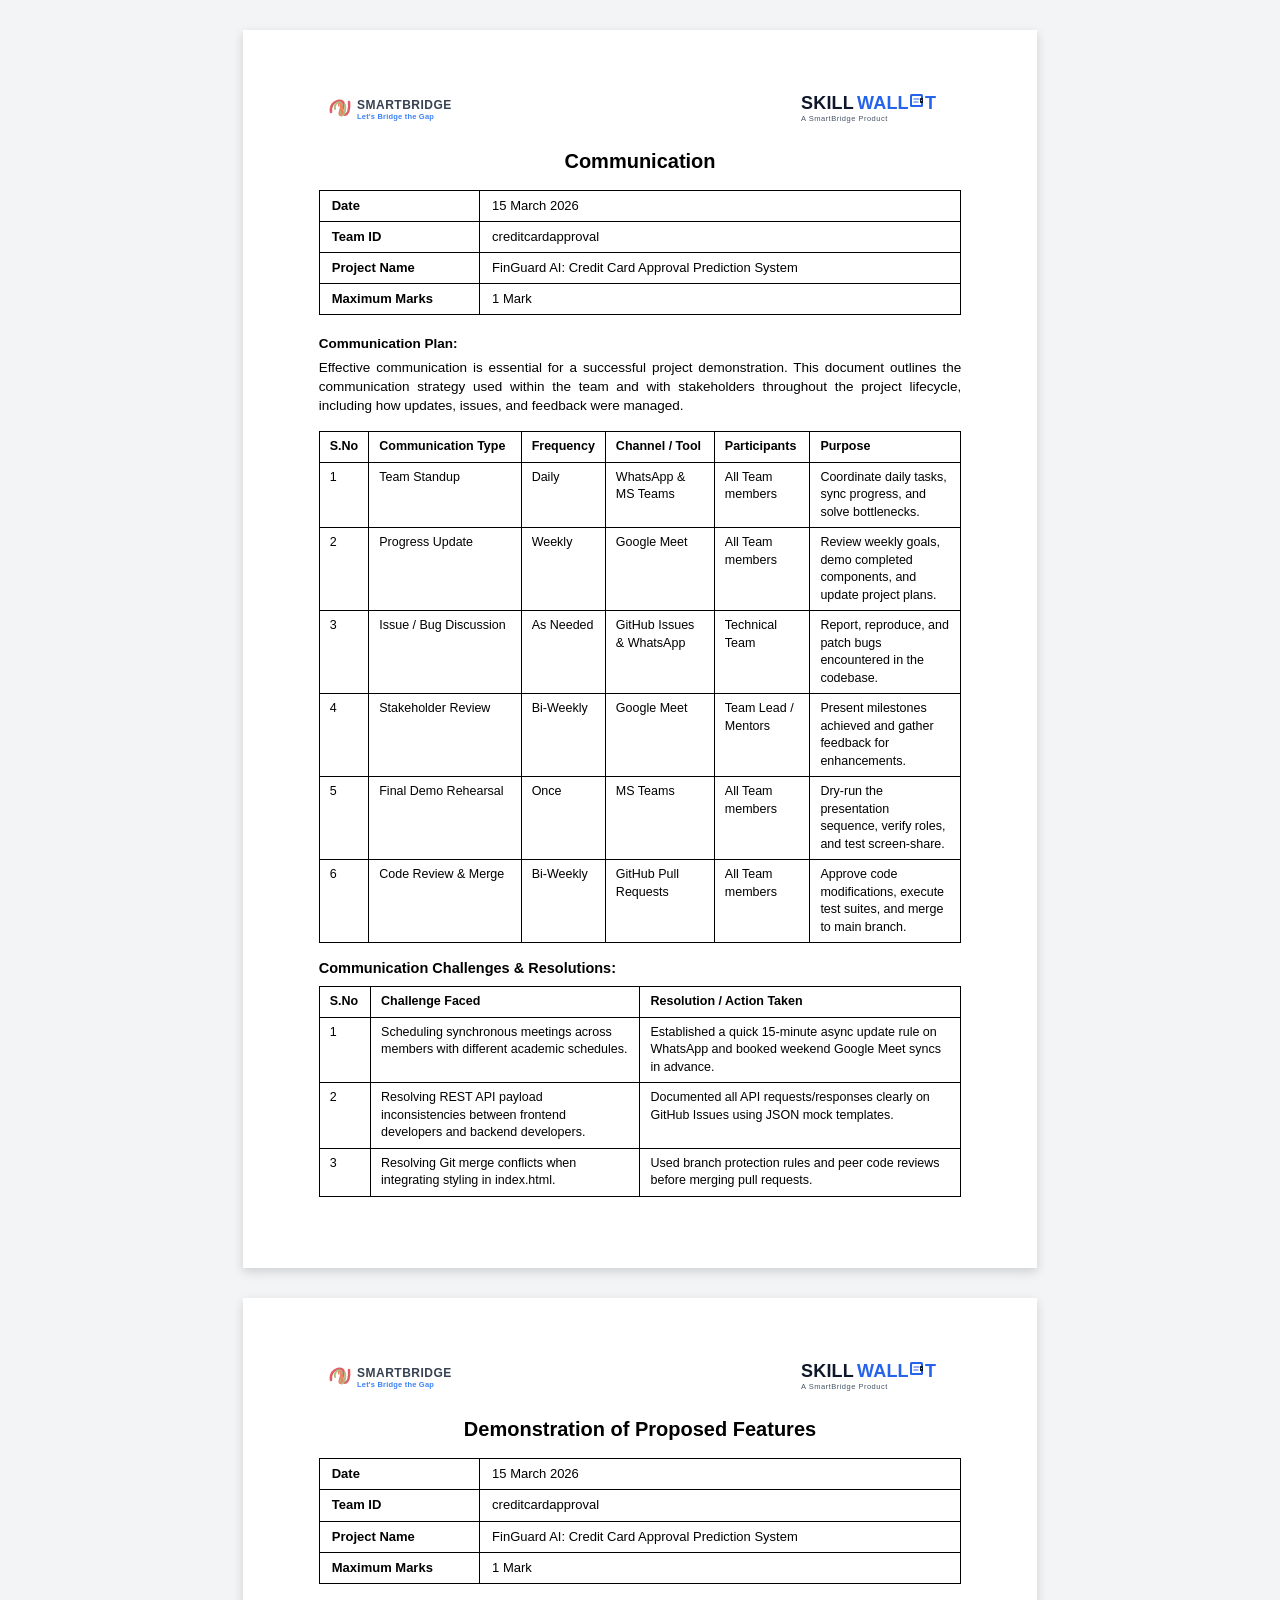
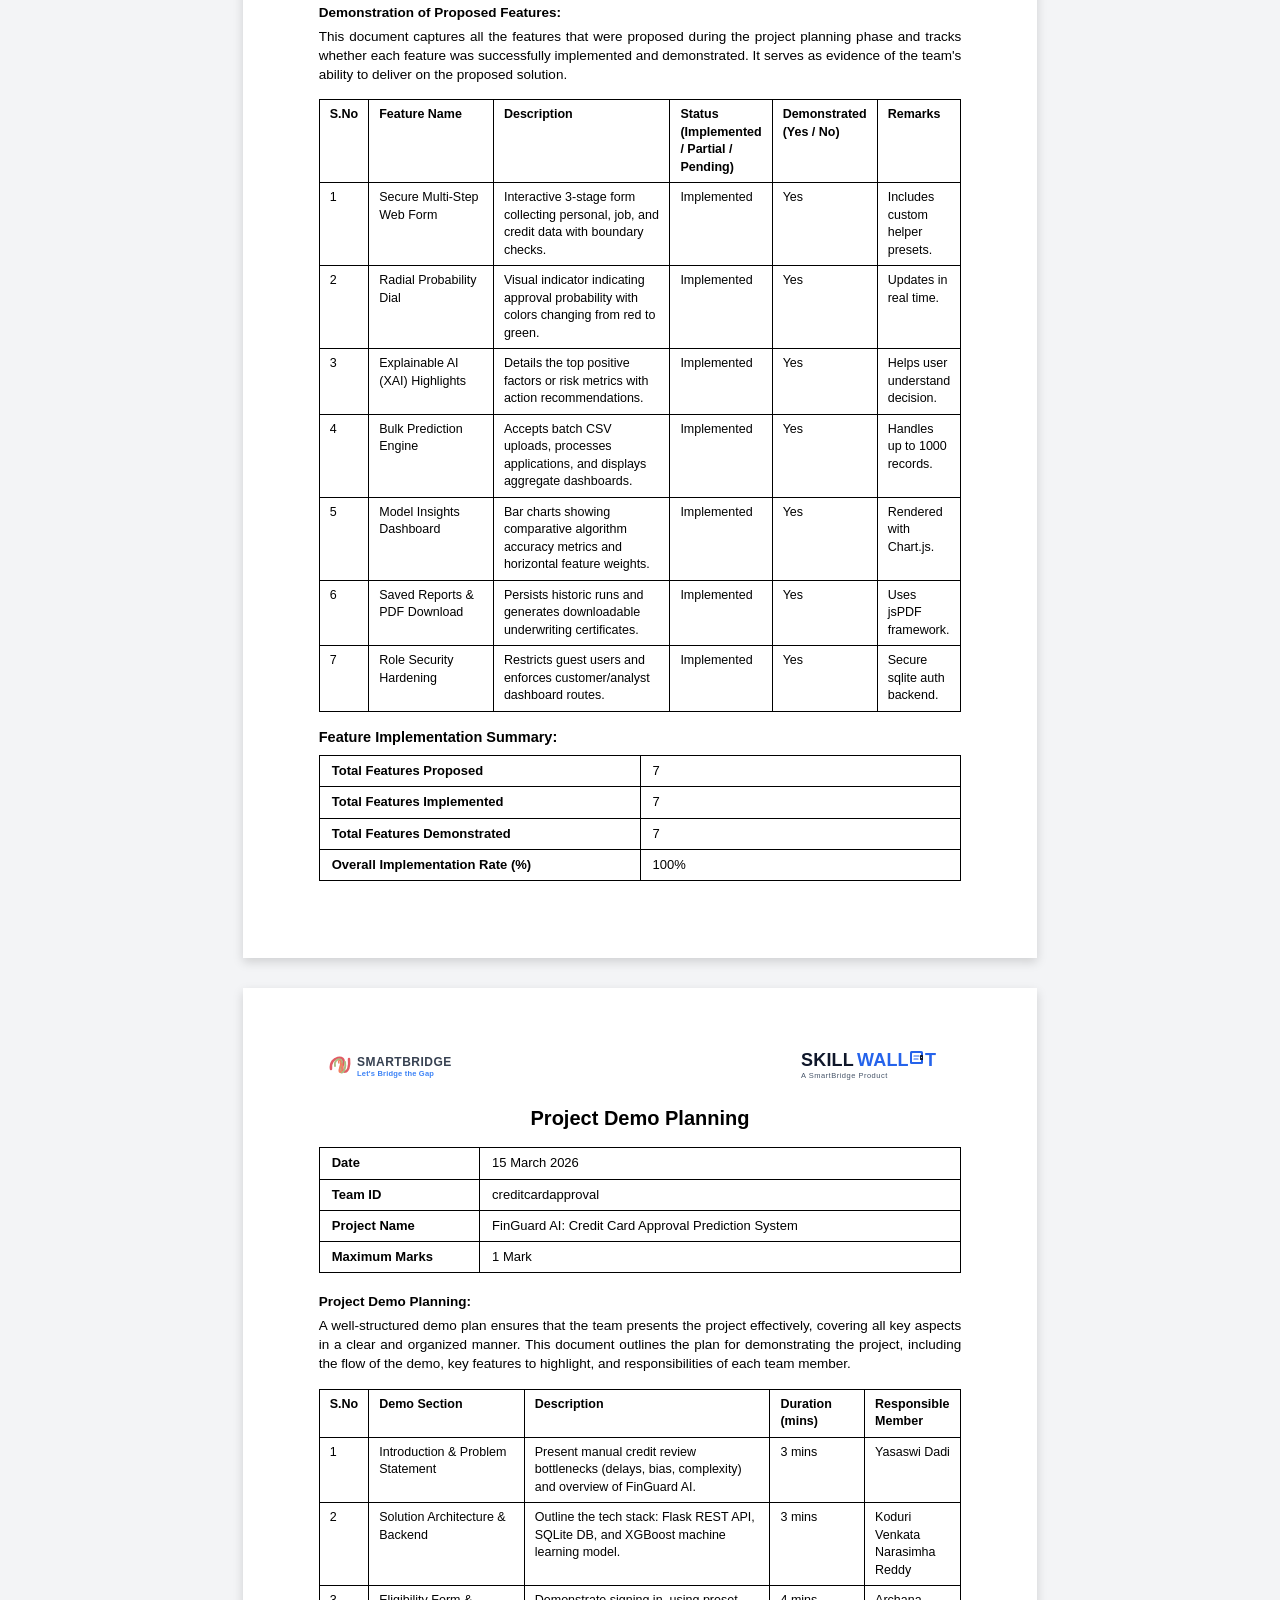
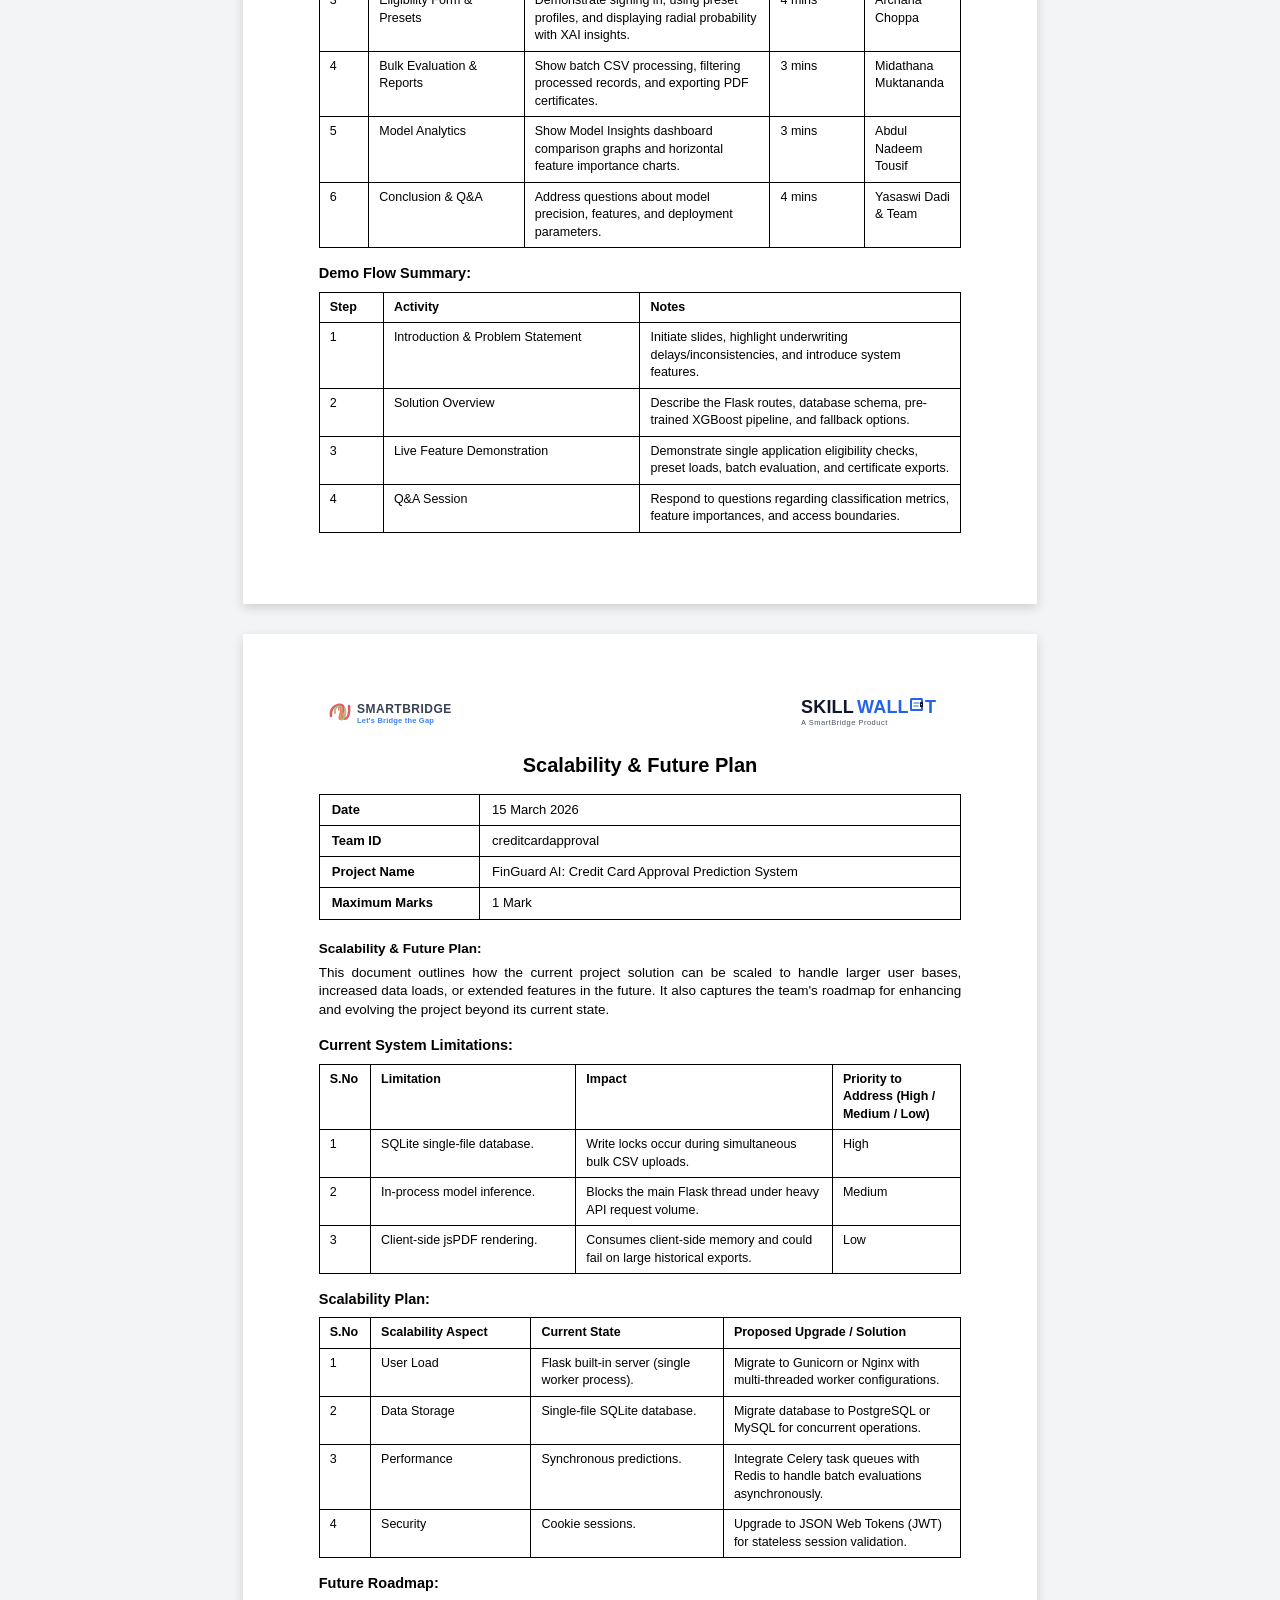
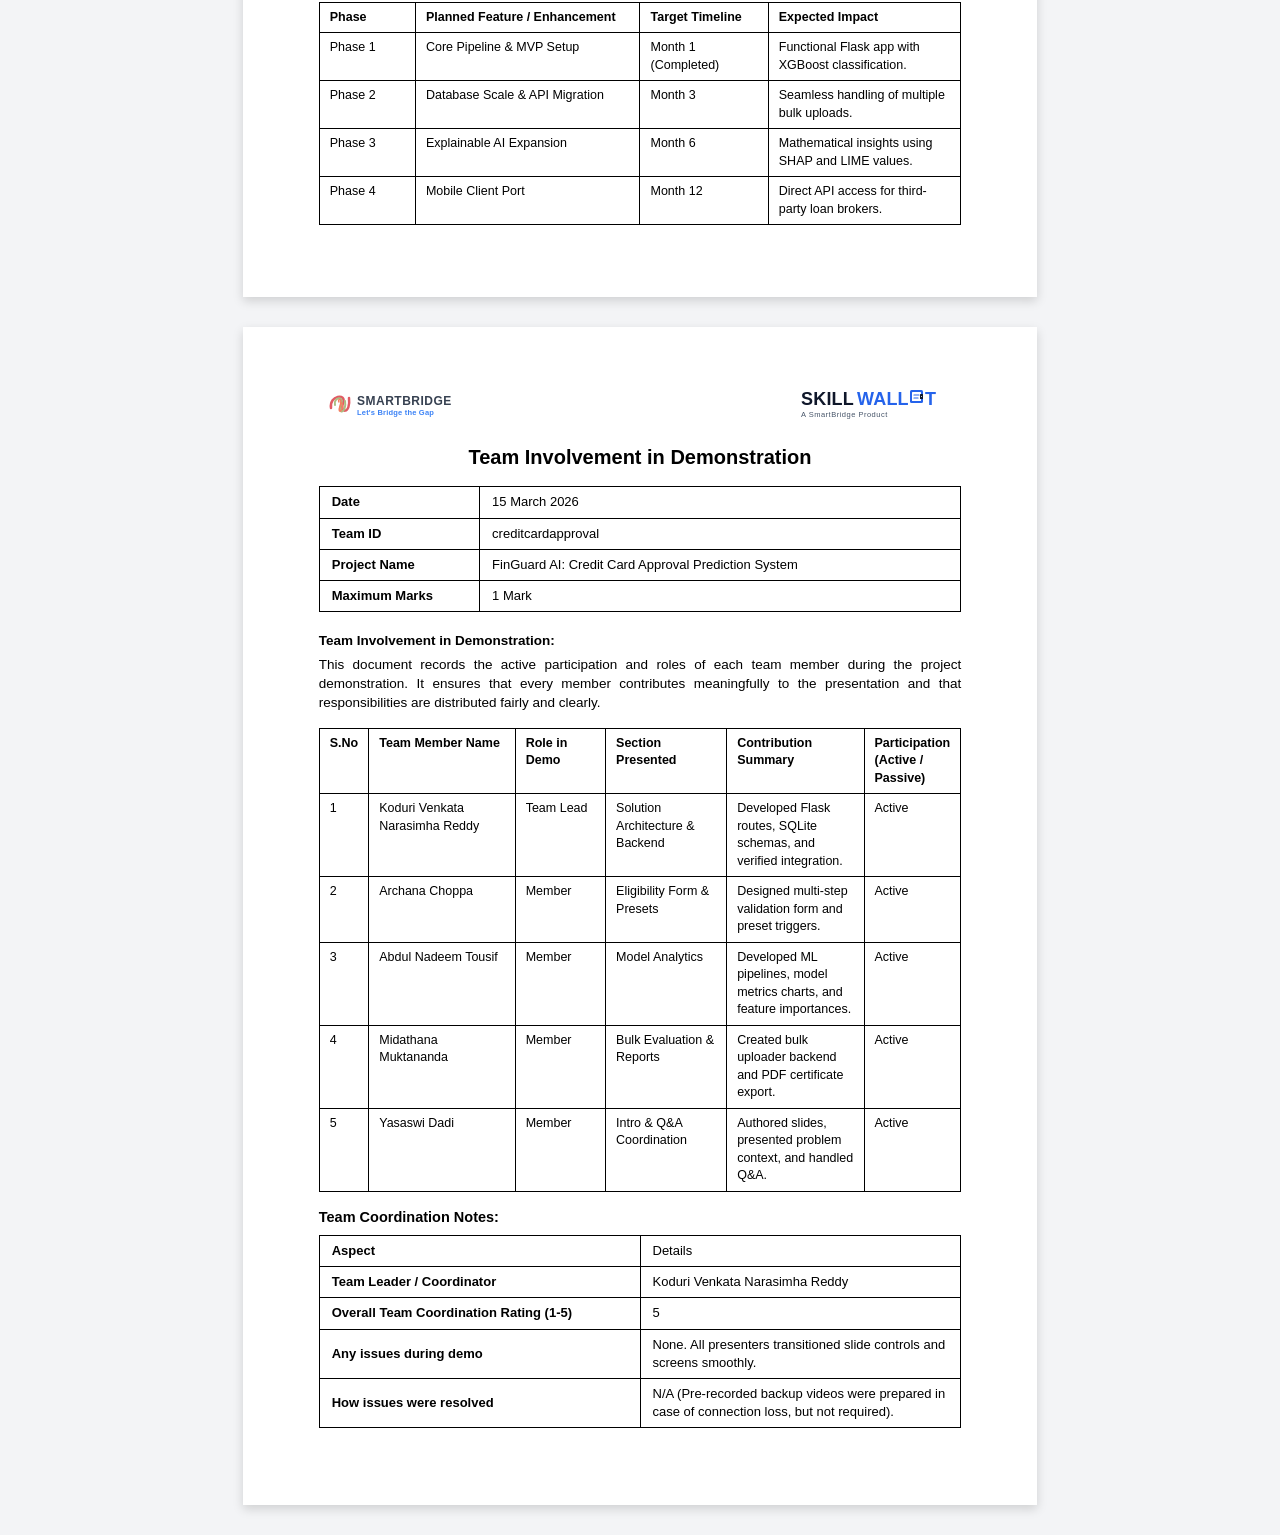
<file: documentation/Project_Demo_Sheets.html>
<!DOCTYPE html>
<html lang="en">
<head>
  <meta charset="UTF-8">
  <title>FinGuard AI - Project Demo Documentation Sheets</title>
  <style>
    /* Print Styles */
    @media print {
      body {
        margin: 0;
        padding: 0;
        background-color: #ffffff;
      }
      .page {
        margin: 0;
        border: none;
        box-shadow: none;
        width: 100%;
        min-height: auto;
        page-break-after: always;
        padding: 10mm 15mm;
      }
      .page:last-child {
        page-break-after: avoid;
      }
    }
    @page {
      size: A4;
      margin: 15mm 20mm;
    }
    /* Screen Styles */
    body {
      font-family: Arial, sans-serif;
      margin: 0;
      padding: 0;
      background-color: #F3F4F6;
      color: #000;
      line-height: 1.4;
    }
    .page {
      background: #ffffff;
      width: 210mm;
      min-height: 297mm;
      box-sizing: border-box;
      padding: 15mm 20mm;
      margin: 30px auto;
      box-shadow: 0 4px 10px rgba(0, 0, 0, 0.15);
      position: relative;
    }
    /* Logo Header */
    .header {
      display: flex;
      justify-content: space-between;
      align-items: center;
      margin-bottom: 15px;
    }
    .logo-container {
      height: 45px;
    }
    /* Title */
    .title {
      text-align: center;
      font-size: 20px;
      font-weight: bold;
      margin: 15px 0;
      text-transform: none;
    }
    /* Info Table */
    table.info-table {
      width: 100%;
      border-collapse: collapse;
      margin-bottom: 20px;
    }
    table.info-table td {
      border: 1px solid black;
      padding: 6px 12px;
      font-size: 13px;
    }
    table.info-table td.label {
      width: 25%;
      font-weight: bold;
    }
    /* Descriptions */
    .description {
      font-size: 13.5px;
      margin-bottom: 15px;
      text-align: justify;
    }
    .description-title {
      font-weight: bold;
      margin-bottom: 5px;
    }
    /* Data Tables */
    .section-title {
      font-size: 14.5px;
      font-weight: bold;
      margin: 15px 0 8px 0;
    }
    table.data-table {
      width: 100%;
      border-collapse: collapse;
      margin-bottom: 15px;
    }
    table.data-table th, table.data-table td {
      border: 1px solid black;
      padding: 6px 10px;
      font-size: 12.5px;
      text-align: left;
      vertical-align: top;
    }
    table.data-table th {
      font-weight: bold;
      background-color: #ffffff;
    }
    /* Helper class to avoid page split in table rows */
    tr {
      page-break-inside: avoid;
    }
  </style>
</head>
<body>

  <!-- PAGE 1: COMMUNICATION -->
  <div class="page">
    <div class="header">
      <!-- SmartBridge SVG Logo -->
      <svg width="160" height="45" viewBox="0 0 160 45" fill="none" xmlns="http://www.w3.org/2000/svg">
        <path d="M12,25 C10,12 28,10 24,20 C20,30 32,32 30,15" fill="none" stroke="#e15b64" stroke-width="2.5" stroke-linecap="round"/>
        <path d="M16,22 C14,14 26,12 22,22 C18,32 28,30 26,18" fill="none" stroke="#abbd81" stroke-width="2" stroke-linecap="round"/>
        <path d="M20,19 C18,16 24,14 21,23 C18,32 25,28 23,20" fill="none" stroke="#f47e60" stroke-width="1.5" stroke-linecap="round"/>
        <text x="38" y="22" fill="#374151" font-family="Arial, sans-serif" font-weight="bold" font-size="12" letter-spacing="0.5">SMARTBRIDGE</text>
        <text x="38" y="32" fill="#3B82F6" font-family="Arial, sans-serif" font-size="7.5" font-weight="bold" letter-spacing="0.2">Let's Bridge the Gap</text>
      </svg>
      <!-- Skill Wallet SVG Logo -->
      <svg width="160" height="45" viewBox="0 0 160 45" fill="none" xmlns="http://www.w3.org/2000/svg">
        <text x="0" y="22" fill="#0F172A" font-family="Arial, sans-serif" font-weight="900" font-size="18" letter-spacing="0.2">SKILL</text>
        <text x="56" y="22" fill="#2563EB" font-family="Arial, sans-serif" font-weight="900" font-size="18" letter-spacing="0.2">WALL</text>
        <g transform="translate(109, 7)">
          <rect x="0" y="0" width="13" height="13" rx="1.5" fill="#2563EB"/>
          <rect x="2" y="2" width="9" height="9" rx="0.5" fill="#FFFFFF"/>
          <path d="M4,5 H9 M4,8 H8" stroke="#2563EB" stroke-width="1.2" stroke-linecap="round"/>
          <rect x="10" y="4" width="3" height="5" rx="0.5" fill="#0F172A"/>
          <circle cx="11.5" cy="6.5" r="0.5" fill="#FFFFFF"/>
        </g>
        <text x="124" y="22" fill="#2563EB" font-family="Arial, sans-serif" font-weight="900" font-size="18" letter-spacing="0.2">T</text>
        <text x="0" y="34" fill="#475569" font-family="Arial, sans-serif" font-size="7.5" font-weight="500" letter-spacing="0.5">A SmartBridge Product</text>
      </svg>
    </div>

    <div class="title">Communication</div>

    <table class="info-table">
      <tr>
        <td class="label">Date</td>
        <td>15 March 2026</td>
      </tr>
      <tr>
        <td class="label">Team ID</td>
        <td>creditcardapproval</td>
      </tr>
      <tr>
        <td class="label">Project Name</td>
        <td>FinGuard AI: Credit Card Approval Prediction System</td>
      </tr>
      <tr>
        <td class="label">Maximum Marks</td>
        <td>1 Mark</td>
      </tr>
    </table>

    <div class="description">
      <div class="description-title">Communication Plan:</div>
      Effective communication is essential for a successful project demonstration. This document outlines the communication strategy used within the team and with stakeholders throughout the project lifecycle, including how updates, issues, and feedback were managed.
    </div>

    <table class="data-table">
      <thead>
        <tr>
          <th style="width: 5%;">S.No</th>
          <th style="width: 25%;">Communication Type</th>
          <th style="width: 12%;">Frequency</th>
          <th style="width: 18%;">Channel / Tool</th>
          <th style="width: 15%;">Participants</th>
          <th style="width: 25%;">Purpose</th>
        </tr>
      </thead>
      <tbody>
        <tr>
          <td>1</td>
          <td>Team Standup</td>
          <td>Daily</td>
          <td>WhatsApp & MS Teams</td>
          <td>All Team members</td>
          <td>Coordinate daily tasks, sync progress, and solve bottlenecks.</td>
        </tr>
        <tr>
          <td>2</td>
          <td>Progress Update</td>
          <td>Weekly</td>
          <td>Google Meet</td>
          <td>All Team members</td>
          <td>Review weekly goals, demo completed components, and update project plans.</td>
        </tr>
        <tr>
          <td>3</td>
          <td>Issue / Bug Discussion</td>
          <td>As Needed</td>
          <td>GitHub Issues & WhatsApp</td>
          <td>Technical Team</td>
          <td>Report, reproduce, and patch bugs encountered in the codebase.</td>
        </tr>
        <tr>
          <td>4</td>
          <td>Stakeholder Review</td>
          <td>Bi-Weekly</td>
          <td>Google Meet</td>
          <td>Team Lead / Mentors</td>
          <td>Present milestones achieved and gather feedback for enhancements.</td>
        </tr>
        <tr>
          <td>5</td>
          <td>Final Demo Rehearsal</td>
          <td>Once</td>
          <td>MS Teams</td>
          <td>All Team members</td>
          <td>Dry-run the presentation sequence, verify roles, and test screen-share.</td>
        </tr>
        <tr>
          <td>6</td>
          <td>Code Review & Merge</td>
          <td>Bi-Weekly</td>
          <td>GitHub Pull Requests</td>
          <td>All Team members</td>
          <td>Approve code modifications, execute test suites, and merge to main branch.</td>
        </tr>
      </tbody>
    </table>

    <div class="section-title">Communication Challenges & Resolutions:</div>
    <table class="data-table">
      <thead>
        <tr>
          <th style="width: 8%;">S.No</th>
          <th style="width: 42%;">Challenge Faced</th>
          <th style="width: 50%;">Resolution / Action Taken</th>
        </tr>
      </thead>
      <tbody>
        <tr>
          <td>1</td>
          <td>Scheduling synchronous meetings across members with different academic schedules.</td>
          <td>Established a quick 15-minute async update rule on WhatsApp and booked weekend Google Meet syncs in advance.</td>
        </tr>
        <tr>
          <td>2</td>
          <td>Resolving REST API payload inconsistencies between frontend developers and backend developers.</td>
          <td>Documented all API requests/responses clearly on GitHub Issues using JSON mock templates.</td>
        </tr>
        <tr>
          <td>3</td>
          <td>Resolving Git merge conflicts when integrating styling in index.html.</td>
          <td>Used branch protection rules and peer code reviews before merging pull requests.</td>
        </tr>
      </tbody>
    </table>
  </div>

  <!-- PAGE 2: DEMONSTRATION OF PROPOSED FEATURES -->
  <div class="page">
    <div class="header">
      <!-- SmartBridge SVG Logo -->
      <svg width="160" height="45" viewBox="0 0 160 45" fill="none" xmlns="http://www.w3.org/2000/svg">
        <path d="M12,25 C10,12 28,10 24,20 C20,30 32,32 30,15" fill="none" stroke="#e15b64" stroke-width="2.5" stroke-linecap="round"/>
        <path d="M16,22 C14,14 26,12 22,22 C18,32 28,30 26,18" fill="none" stroke="#abbd81" stroke-width="2" stroke-linecap="round"/>
        <path d="M20,19 C18,16 24,14 21,23 C18,32 25,28 23,20" fill="none" stroke="#f47e60" stroke-width="1.5" stroke-linecap="round"/>
        <text x="38" y="22" fill="#374151" font-family="Arial, sans-serif" font-weight="bold" font-size="12" letter-spacing="0.5">SMARTBRIDGE</text>
        <text x="38" y="32" fill="#3B82F6" font-family="Arial, sans-serif" font-size="7.5" font-weight="bold" letter-spacing="0.2">Let's Bridge the Gap</text>
      </svg>
      <!-- Skill Wallet SVG Logo -->
      <svg width="160" height="45" viewBox="0 0 160 45" fill="none" xmlns="http://www.w3.org/2000/svg">
        <text x="0" y="22" fill="#0F172A" font-family="Arial, sans-serif" font-weight="900" font-size="18" letter-spacing="0.2">SKILL</text>
        <text x="56" y="22" fill="#2563EB" font-family="Arial, sans-serif" font-weight="900" font-size="18" letter-spacing="0.2">WALL</text>
        <g transform="translate(109, 7)">
          <rect x="0" y="0" width="13" height="13" rx="1.5" fill="#2563EB"/>
          <rect x="2" y="2" width="9" height="9" rx="0.5" fill="#FFFFFF"/>
          <path d="M4,5 H9 M4,8 H8" stroke="#2563EB" stroke-width="1.2" stroke-linecap="round"/>
          <rect x="10" y="4" width="3" height="5" rx="0.5" fill="#0F172A"/>
          <circle cx="11.5" cy="6.5" r="0.5" fill="#FFFFFF"/>
        </g>
        <text x="124" y="22" fill="#2563EB" font-family="Arial, sans-serif" font-weight="900" font-size="18" letter-spacing="0.2">T</text>
        <text x="0" y="34" fill="#475569" font-family="Arial, sans-serif" font-size="7.5" font-weight="500" letter-spacing="0.5">A SmartBridge Product</text>
      </svg>
    </div>

    <div class="title">Demonstration of Proposed Features</div>

    <table class="info-table">
      <tr>
        <td class="label">Date</td>
        <td>15 March 2026</td>
      </tr>
      <tr>
        <td class="label">Team ID</td>
        <td>creditcardapproval</td>
      </tr>
      <tr>
        <td class="label">Project Name</td>
        <td>FinGuard AI: Credit Card Approval Prediction System</td>
      </tr>
      <tr>
        <td class="label">Maximum Marks</td>
        <td>1 Mark</td>
      </tr>
    </table>

    <div class="description">
      <div class="description-title">Demonstration of Proposed Features:</div>
      This document captures all the features that were proposed during the project planning phase and tracks whether each feature was successfully implemented and demonstrated. It serves as evidence of the team's ability to deliver on the proposed solution.
    </div>

    <table class="data-table">
      <thead>
        <tr>
          <th style="width: 5%;">S.No</th>
          <th style="width: 25%;">Feature Name</th>
          <th style="width: 35%;">Description</th>
          <th style="width: 15%;">Status (Implemented / Partial / Pending)</th>
          <th style="width: 10%;">Demonstrated (Yes / No)</th>
          <th style="width: 15%;">Remarks</th>
        </tr>
      </thead>
      <tbody>
        <tr>
          <td>1</td>
          <td>Secure Multi-Step Web Form</td>
          <td>Interactive 3-stage form collecting personal, job, and credit data with boundary checks.</td>
          <td>Implemented</td>
          <td>Yes</td>
          <td>Includes custom helper presets.</td>
        </tr>
        <tr>
          <td>2</td>
          <td>Radial Probability Dial</td>
          <td>Visual indicator indicating approval probability with colors changing from red to green.</td>
          <td>Implemented</td>
          <td>Yes</td>
          <td>Updates in real time.</td>
        </tr>
        <tr>
          <td>3</td>
          <td>Explainable AI (XAI) Highlights</td>
          <td>Details the top positive factors or risk metrics with action recommendations.</td>
          <td>Implemented</td>
          <td>Yes</td>
          <td>Helps user understand decision.</td>
        </tr>
        <tr>
          <td>4</td>
          <td>Bulk Prediction Engine</td>
          <td>Accepts batch CSV uploads, processes applications, and displays aggregate dashboards.</td>
          <td>Implemented</td>
          <td>Yes</td>
          <td>Handles up to 1000 records.</td>
        </tr>
        <tr>
          <td>5</td>
          <td>Model Insights Dashboard</td>
          <td>Bar charts showing comparative algorithm accuracy metrics and horizontal feature weights.</td>
          <td>Implemented</td>
          <td>Yes</td>
          <td>Rendered with Chart.js.</td>
        </tr>
        <tr>
          <td>6</td>
          <td>Saved Reports & PDF Download</td>
          <td>Persists historic runs and generates downloadable underwriting certificates.</td>
          <td>Implemented</td>
          <td>Yes</td>
          <td>Uses jsPDF framework.</td>
        </tr>
        <tr>
          <td>7</td>
          <td>Role Security Hardening</td>
          <td>Restricts guest users and enforces customer/analyst dashboard routes.</td>
          <td>Implemented</td>
          <td>Yes</td>
          <td>Secure sqlite auth backend.</td>
        </tr>
      </tbody>
    </table>

    <div class="section-title">Feature Implementation Summary:</div>
    <table class="info-table" style="width: 100%;">
      <tr>
        <td class="label" style="width: 50%;">Total Features Proposed</td>
        <td>7</td>
      </tr>
      <tr>
        <td class="label">Total Features Implemented</td>
        <td>7</td>
      </tr>
      <tr>
        <td class="label">Total Features Demonstrated</td>
        <td>7</td>
      </tr>
      <tr>
        <td class="label">Overall Implementation Rate (%)</td>
        <td>100%</td>
      </tr>
    </table>
  </div>

  <!-- PAGE 3: PROJECT DEMO PLANNING -->
  <div class="page">
    <div class="header">
      <!-- SmartBridge SVG Logo -->
      <svg width="160" height="45" viewBox="0 0 160 45" fill="none" xmlns="http://www.w3.org/2000/svg">
        <path d="M12,25 C10,12 28,10 24,20 C20,30 32,32 30,15" fill="none" stroke="#e15b64" stroke-width="2.5" stroke-linecap="round"/>
        <path d="M16,22 C14,14 26,12 22,22 C18,32 28,30 26,18" fill="none" stroke="#abbd81" stroke-width="2" stroke-linecap="round"/>
        <path d="M20,19 C18,16 24,14 21,23 C18,32 25,28 23,20" fill="none" stroke="#f47e60" stroke-width="1.5" stroke-linecap="round"/>
        <text x="38" y="22" fill="#374151" font-family="Arial, sans-serif" font-weight="bold" font-size="12" letter-spacing="0.5">SMARTBRIDGE</text>
        <text x="38" y="32" fill="#3B82F6" font-family="Arial, sans-serif" font-size="7.5" font-weight="bold" letter-spacing="0.2">Let's Bridge the Gap</text>
      </svg>
      <!-- Skill Wallet SVG Logo -->
      <svg width="160" height="45" viewBox="0 0 160 45" fill="none" xmlns="http://www.w3.org/2000/svg">
        <text x="0" y="22" fill="#0F172A" font-family="Arial, sans-serif" font-weight="900" font-size="18" letter-spacing="0.2">SKILL</text>
        <text x="56" y="22" fill="#2563EB" font-family="Arial, sans-serif" font-weight="900" font-size="18" letter-spacing="0.2">WALL</text>
        <g transform="translate(109, 7)">
          <rect x="0" y="0" width="13" height="13" rx="1.5" fill="#2563EB"/>
          <rect x="2" y="2" width="9" height="9" rx="0.5" fill="#FFFFFF"/>
          <path d="M4,5 H9 M4,8 H8" stroke="#2563EB" stroke-width="1.2" stroke-linecap="round"/>
          <rect x="10" y="4" width="3" height="5" rx="0.5" fill="#0F172A"/>
          <circle cx="11.5" cy="6.5" r="0.5" fill="#FFFFFF"/>
        </g>
        <text x="124" y="22" fill="#2563EB" font-family="Arial, sans-serif" font-weight="900" font-size="18" letter-spacing="0.2">T</text>
        <text x="0" y="34" fill="#475569" font-family="Arial, sans-serif" font-size="7.5" font-weight="500" letter-spacing="0.5">A SmartBridge Product</text>
      </svg>
    </div>

    <div class="title">Project Demo Planning</div>

    <table class="info-table">
      <tr>
        <td class="label">Date</td>
        <td>15 March 2026</td>
      </tr>
      <tr>
        <td class="label">Team ID</td>
        <td>creditcardapproval</td>
      </tr>
      <tr>
        <td class="label">Project Name</td>
        <td>FinGuard AI: Credit Card Approval Prediction System</td>
      </tr>
      <tr>
        <td class="label">Maximum Marks</td>
        <td>1 Mark</td>
      </tr>
    </table>

    <div class="description">
      <div class="description-title">Project Demo Planning:</div>
      A well-structured demo plan ensures that the team presents the project effectively, covering all key aspects in a clear and organized manner. This document outlines the plan for demonstrating the project, including the flow of the demo, key features to highlight, and responsibilities of each team member.
    </div>

    <table class="data-table">
      <thead>
        <tr>
          <th style="width: 5%;">S.No</th>
          <th style="width: 25%;">Demo Section</th>
          <th style="width: 40%;">Description</th>
          <th style="width: 15%;">Duration (mins)</th>
          <th style="width: 15%;">Responsible Member</th>
        </tr>
      </thead>
      <tbody>
        <tr>
          <td>1</td>
          <td>Introduction & Problem Statement</td>
          <td>Present manual credit review bottlenecks (delays, bias, complexity) and overview of FinGuard AI.</td>
          <td>3 mins</td>
          <td>Yasaswi Dadi</td>
        </tr>
        <tr>
          <td>2</td>
          <td>Solution Architecture & Backend</td>
          <td>Outline the tech stack: Flask REST API, SQLite DB, and XGBoost machine learning model.</td>
          <td>3 mins</td>
          <td>Koduri Venkata Narasimha Reddy</td>
        </tr>
        <tr>
          <td>3</td>
          <td>Eligibility Form & Presets</td>
          <td>Demonstrate signing in, using preset profiles, and displaying radial probability with XAI insights.</td>
          <td>4 mins</td>
          <td>Archana Choppa</td>
        </tr>
        <tr>
          <td>4</td>
          <td>Bulk Evaluation & Reports</td>
          <td>Show batch CSV processing, filtering processed records, and exporting PDF certificates.</td>
          <td>3 mins</td>
          <td>Midathana Muktananda</td>
        </tr>
        <tr>
          <td>5</td>
          <td>Model Analytics</td>
          <td>Show Model Insights dashboard comparison graphs and horizontal feature importance charts.</td>
          <td>3 mins</td>
          <td>Abdul Nadeem Tousif</td>
        </tr>
        <tr>
          <td>6</td>
          <td>Conclusion & Q&A</td>
          <td>Address questions about model precision, features, and deployment parameters.</td>
          <td>4 mins</td>
          <td>Yasaswi Dadi & Team</td>
        </tr>
      </tbody>
    </table>

    <div class="section-title">Demo Flow Summary:</div>
    <table class="data-table">
      <thead>
        <tr>
          <th style="width: 10%;">Step</th>
          <th style="width: 40%;">Activity</th>
          <th style="width: 50%;">Notes</th>
        </tr>
      </thead>
      <tbody>
        <tr>
          <td>1</td>
          <td>Introduction & Problem Statement</td>
          <td>Initiate slides, highlight underwriting delays/inconsistencies, and introduce system features.</td>
        </tr>
        <tr>
          <td>2</td>
          <td>Solution Overview</td>
          <td>Describe the Flask routes, database schema, pre-trained XGBoost pipeline, and fallback options.</td>
        </tr>
        <tr>
          <td>3</td>
          <td>Live Feature Demonstration</td>
          <td>Demonstrate single application eligibility checks, preset loads, batch evaluation, and certificate exports.</td>
        </tr>
        <tr>
          <td>4</td>
          <td>Q&A Session</td>
          <td>Respond to questions regarding classification metrics, feature importances, and access boundaries.</td>
        </tr>
      </tbody>
    </table>
  </div>

  <!-- PAGE 4: SCALABILITY & FUTURE PLAN -->
  <div class="page">
    <div class="header">
      <!-- SmartBridge SVG Logo -->
      <svg width="160" height="45" viewBox="0 0 160 45" fill="none" xmlns="http://www.w3.org/2000/svg">
        <path d="M12,25 C10,12 28,10 24,20 C20,30 32,32 30,15" fill="none" stroke="#e15b64" stroke-width="2.5" stroke-linecap="round"/>
        <path d="M16,22 C14,14 26,12 22,22 C18,32 28,30 26,18" fill="none" stroke="#abbd81" stroke-width="2" stroke-linecap="round"/>
        <path d="M20,19 C18,16 24,14 21,23 C18,32 25,28 23,20" fill="none" stroke="#f47e60" stroke-width="1.5" stroke-linecap="round"/>
        <text x="38" y="22" fill="#374151" font-family="Arial, sans-serif" font-weight="bold" font-size="12" letter-spacing="0.5">SMARTBRIDGE</text>
        <text x="38" y="32" fill="#3B82F6" font-family="Arial, sans-serif" font-size="7.5" font-weight="bold" letter-spacing="0.2">Let's Bridge the Gap</text>
      </svg>
      <!-- Skill Wallet SVG Logo -->
      <svg width="160" height="45" viewBox="0 0 160 45" fill="none" xmlns="http://www.w3.org/2000/svg">
        <text x="0" y="22" fill="#0F172A" font-family="Arial, sans-serif" font-weight="900" font-size="18" letter-spacing="0.2">SKILL</text>
        <text x="56" y="22" fill="#2563EB" font-family="Arial, sans-serif" font-weight="900" font-size="18" letter-spacing="0.2">WALL</text>
        <g transform="translate(109, 7)">
          <rect x="0" y="0" width="13" height="13" rx="1.5" fill="#2563EB"/>
          <rect x="2" y="2" width="9" height="9" rx="0.5" fill="#FFFFFF"/>
          <path d="M4,5 H9 M4,8 H8" stroke="#2563EB" stroke-width="1.2" stroke-linecap="round"/>
          <rect x="10" y="4" width="3" height="5" rx="0.5" fill="#0F172A"/>
          <circle cx="11.5" cy="6.5" r="0.5" fill="#FFFFFF"/>
        </g>
        <text x="124" y="22" fill="#2563EB" font-family="Arial, sans-serif" font-weight="900" font-size="18" letter-spacing="0.2">T</text>
        <text x="0" y="34" fill="#475569" font-family="Arial, sans-serif" font-size="7.5" font-weight="500" letter-spacing="0.5">A SmartBridge Product</text>
      </svg>
    </div>

    <div class="title">Scalability & Future Plan</div>

    <table class="info-table">
      <tr>
        <td class="label">Date</td>
        <td>15 March 2026</td>
      </tr>
      <tr>
        <td class="label">Team ID</td>
        <td>creditcardapproval</td>
      </tr>
      <tr>
        <td class="label">Project Name</td>
        <td>FinGuard AI: Credit Card Approval Prediction System</td>
      </tr>
      <tr>
        <td class="label">Maximum Marks</td>
        <td>1 Mark</td>
      </tr>
    </table>

    <div class="description">
      <div class="description-title">Scalability & Future Plan:</div>
      This document outlines how the current project solution can be scaled to handle larger user bases, increased data loads, or extended features in the future. It also captures the team's roadmap for enhancing and evolving the project beyond its current state.
    </div>

    <div class="section-title" style="margin-top: 5px;">Current System Limitations:</div>
    <table class="data-table">
      <thead>
        <tr>
          <th style="width: 8%;">S.No</th>
          <th style="width: 32%;">Limitation</th>
          <th style="width: 40%;">Impact</th>
          <th style="width: 20%;">Priority to Address (High / Medium / Low)</th>
        </tr>
      </thead>
      <tbody>
        <tr>
          <td>1</td>
          <td>SQLite single-file database.</td>
          <td>Write locks occur during simultaneous bulk CSV uploads.</td>
          <td>High</td>
        </tr>
        <tr>
          <td>2</td>
          <td>In-process model inference.</td>
          <td>Blocks the main Flask thread under heavy API request volume.</td>
          <td>Medium</td>
        </tr>
        <tr>
          <td>3</td>
          <td>Client-side jsPDF rendering.</td>
          <td>Consumes client-side memory and could fail on large historical exports.</td>
          <td>Low</td>
        </tr>
      </tbody>
    </table>

    <div class="section-title">Scalability Plan:</div>
    <table class="data-table">
      <thead>
        <tr>
          <th style="width: 8%;">S.No</th>
          <th style="width: 25%;">Scalability Aspect</th>
          <th style="width: 30%;">Current State</th>
          <th style="width: 37%;">Proposed Upgrade / Solution</th>
        </tr>
      </thead>
      <tbody>
        <tr>
          <td>1</td>
          <td>User Load</td>
          <td>Flask built-in server (single worker process).</td>
          <td>Migrate to Gunicorn or Nginx with multi-threaded worker configurations.</td>
        </tr>
        <tr>
          <td>2</td>
          <td>Data Storage</td>
          <td>Single-file SQLite database.</td>
          <td>Migrate database to PostgreSQL or MySQL for concurrent operations.</td>
        </tr>
        <tr>
          <td>3</td>
          <td>Performance</td>
          <td>Synchronous predictions.</td>
          <td>Integrate Celery task queues with Redis to handle batch evaluations asynchronously.</td>
        </tr>
        <tr>
          <td>4</td>
          <td>Security</td>
          <td>Cookie sessions.</td>
          <td>Upgrade to JSON Web Tokens (JWT) for stateless session validation.</td>
        </tr>
      </tbody>
    </table>

    <div class="section-title">Future Roadmap:</div>
    <table class="data-table">
      <thead>
        <tr>
          <th style="width: 15%;">Phase</th>
          <th style="width: 35%;">Planned Feature / Enhancement</th>
          <th style="width: 20%;">Target Timeline</th>
          <th style="width: 30%;">Expected Impact</th>
        </tr>
      </thead>
      <tbody>
        <tr>
          <td>Phase 1</td>
          <td>Core Pipeline & MVP Setup</td>
          <td>Month 1 (Completed)</td>
          <td>Functional Flask app with XGBoost classification.</td>
        </tr>
        <tr>
          <td>Phase 2</td>
          <td>Database Scale & API Migration</td>
          <td>Month 3</td>
          <td>Seamless handling of multiple bulk uploads.</td>
        </tr>
        <tr>
          <td>Phase 3</td>
          <td>Explainable AI Expansion</td>
          <td>Month 6</td>
          <td>Mathematical insights using SHAP and LIME values.</td>
        </tr>
        <tr>
          <td>Phase 4</td>
          <td>Mobile Client Port</td>
          <td>Month 12</td>
          <td>Direct API access for third-party loan brokers.</td>
        </tr>
      </tbody>
    </table>
  </div>

  <!-- PAGE 5: TEAM INVOLVEMENT IN DEMONSTRATION -->
  <div class="page">
    <div class="header">
      <!-- SmartBridge SVG Logo -->
      <svg width="160" height="45" viewBox="0 0 160 45" fill="none" xmlns="http://www.w3.org/2000/svg">
        <path d="M12,25 C10,12 28,10 24,20 C20,30 32,32 30,15" fill="none" stroke="#e15b64" stroke-width="2.5" stroke-linecap="round"/>
        <path d="M16,22 C14,14 26,12 22,22 C18,32 28,30 26,18" fill="none" stroke="#abbd81" stroke-width="2" stroke-linecap="round"/>
        <path d="M20,19 C18,16 24,14 21,23 C18,32 25,28 23,20" fill="none" stroke="#f47e60" stroke-width="1.5" stroke-linecap="round"/>
        <text x="38" y="22" fill="#374151" font-family="Arial, sans-serif" font-weight="bold" font-size="12" letter-spacing="0.5">SMARTBRIDGE</text>
        <text x="38" y="32" fill="#3B82F6" font-family="Arial, sans-serif" font-size="7.5" font-weight="bold" letter-spacing="0.2">Let's Bridge the Gap</text>
      </svg>
      <!-- Skill Wallet SVG Logo -->
      <svg width="160" height="45" viewBox="0 0 160 45" fill="none" xmlns="http://www.w3.org/2000/svg">
        <text x="0" y="22" fill="#0F172A" font-family="Arial, sans-serif" font-weight="900" font-size="18" letter-spacing="0.2">SKILL</text>
        <text x="56" y="22" fill="#2563EB" font-family="Arial, sans-serif" font-weight="900" font-size="18" letter-spacing="0.2">WALL</text>
        <g transform="translate(109, 7)">
          <rect x="0" y="0" width="13" height="13" rx="1.5" fill="#2563EB"/>
          <rect x="2" y="2" width="9" height="9" rx="0.5" fill="#FFFFFF"/>
          <path d="M4,5 H9 M4,8 H8" stroke="#2563EB" stroke-width="1.2" stroke-linecap="round"/>
          <rect x="10" y="4" width="3" height="5" rx="0.5" fill="#0F172A"/>
          <circle cx="11.5" cy="6.5" r="0.5" fill="#FFFFFF"/>
        </g>
        <text x="124" y="22" fill="#2563EB" font-family="Arial, sans-serif" font-weight="900" font-size="18" letter-spacing="0.2">T</text>
        <text x="0" y="34" fill="#475569" font-family="Arial, sans-serif" font-size="7.5" font-weight="500" letter-spacing="0.5">A SmartBridge Product</text>
      </svg>
    </div>

    <div class="title">Team Involvement in Demonstration</div>

    <table class="info-table">
      <tr>
        <td class="label">Date</td>
        <td>15 March 2026</td>
      </tr>
      <tr>
        <td class="label">Team ID</td>
        <td>creditcardapproval</td>
      </tr>
      <tr>
        <td class="label">Project Name</td>
        <td>FinGuard AI: Credit Card Approval Prediction System</td>
      </tr>
      <tr>
        <td class="label">Maximum Marks</td>
        <td>1 Mark</td>
      </tr>
    </table>

    <div class="description">
      <div class="description-title">Team Involvement in Demonstration:</div>
      This document records the active participation and roles of each team member during the project demonstration. It ensures that every member contributes meaningfully to the presentation and that responsibilities are distributed fairly and clearly.
    </div>

    <table class="data-table">
      <thead>
        <tr>
          <th style="width: 5%;">S.No</th>
          <th style="width: 25%;">Team Member Name</th>
          <th style="width: 15%;">Role in Demo</th>
          <th style="width: 20%;">Section Presented</th>
          <th style="width: 23%;">Contribution Summary</th>
          <th style="width: 12%;">Participation (Active / Passive)</th>
        </tr>
      </thead>
      <tbody>
        <tr>
          <td>1</td>
          <td>Koduri Venkata Narasimha Reddy</td>
          <td>Team Lead</td>
          <td>Solution Architecture & Backend</td>
          <td>Developed Flask routes, SQLite schemas, and verified integration.</td>
          <td>Active</td>
        </tr>
        <tr>
          <td>2</td>
          <td>Archana Choppa</td>
          <td>Member</td>
          <td>Eligibility Form & Presets</td>
          <td>Designed multi-step validation form and preset triggers.</td>
          <td>Active</td>
        </tr>
        <tr>
          <td>3</td>
          <td>Abdul Nadeem Tousif</td>
          <td>Member</td>
          <td>Model Analytics</td>
          <td>Developed ML pipelines, model metrics charts, and feature importances.</td>
          <td>Active</td>
        </tr>
        <tr>
          <td>4</td>
          <td>Midathana Muktananda</td>
          <td>Member</td>
          <td>Bulk Evaluation & Reports</td>
          <td>Created bulk uploader backend and PDF certificate export.</td>
          <td>Active</td>
        </tr>
        <tr>
          <td>5</td>
          <td>Yasaswi Dadi</td>
          <td>Member</td>
          <td>Intro & Q&A Coordination</td>
          <td>Authored slides, presented problem context, and handled Q&A.</td>
          <td>Active</td>
        </tr>
      </tbody>
    </table>

    <div class="section-title">Team Coordination Notes:</div>
    <table class="info-table" style="width: 100%;">
      <tr>
        <td class="label" style="width: 50%;">Aspect</td>
        <td>Details</td>
      </tr>
      <tr>
        <td class="label">Team Leader / Coordinator</td>
        <td>Koduri Venkata Narasimha Reddy</td>
      </tr>
      <tr>
        <td class="label">Overall Team Coordination Rating (1-5)</td>
        <td>5</td>
      </tr>
      <tr>
        <td class="label">Any issues during demo</td>
        <td>None. All presenters transitioned slide controls and screens smoothly.</td>
      </tr>
      <tr>
        <td class="label">How issues were resolved</td>
        <td>N/A (Pre-recorded backup videos were prepared in case of connection loss, but not required).</td>
      </tr>
    </table>
  </div>

</body>
</html>
</file>
